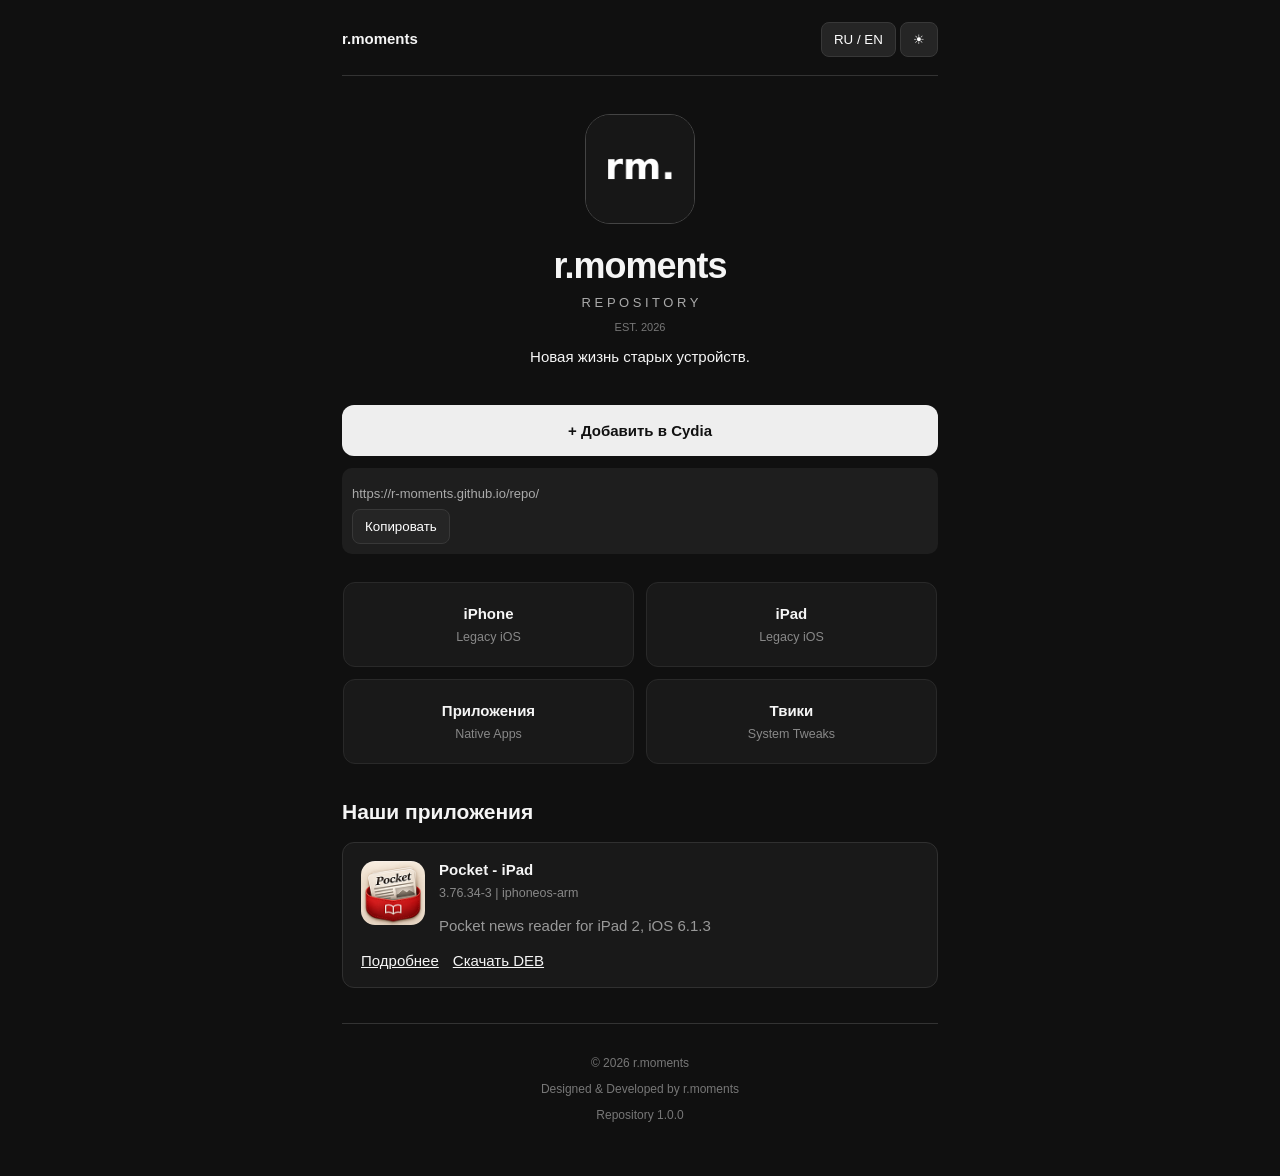
<file: index.html>
<!DOCTYPE html>
<html lang="ru">
<head>
<meta charset="UTF-8">
<meta name="viewport" content="width=device-width, initial-scale=1">
<meta name="author" content="r.moments">
<meta name="description" content="Legacy iOS Applications and Tweaks">
<title>r.moments Repository</title>
<link rel="icon" href="CydiaIcon.png">
<link rel="stylesheet" href="style.css">
</head>
<body>
<div class="container">

<div class="toolbar">
<strong>r.moments</strong>
<div class="controls">
<button onclick="toggleLanguage()">RU / EN</button>
<button onclick="toggleTheme()" id="theme">☀</button>
</div>
</div>

<div class="hero">
<img class="logo" src="Logo.png" alt="r.moments">
<h1>r.moments</h1>
<div class="subtitle">R E P O S I T O R Y</div>
<p class="muted">EST. 2026</p>
<p data-ru="Новая жизнь старых устройств."
data-en="New life for old devices.">
Новая жизнь старых устройств.</p>
</div>

<a class="primary"
href="cydia://url/https://cydia.saurik.com/api/share#?source=https://r-moments.github.io/repo/"
data-ru="+ Добавить в Cydia"
data-en="+ Add to Cydia">+ Добавить в Cydia</a>

<div class="address">
<input id="repoURL" readonly
value="https://r-moments.github.io/repo/">
<button onclick="copyURL()"
data-ru="Копировать"
data-en="Copy">Копировать</button>
</div>

<div class="features">
<div><strong>iPhone</strong><small>Legacy iOS</small></div>
<div><strong>iPad</strong><small>Legacy iOS</small></div>
<div><strong data-ru="Приложения" data-en="Apps">Приложения</strong><small>Native Apps</small></div>
<div><strong data-ru="Твики" data-en="Tweaks">Твики</strong><small>System Tweaks</small></div>
</div>

<h2 data-ru="Наши приложения"
data-en="Our applications">Наши приложения</h2>

<div id="packages"></div>

<footer>
<p>© 2026 r.moments</p>
<p>Designed &amp; Developed by r.moments</p>
<p>Repository 1.0.0</p>
</footer>

</div>
<script src="catalog.js"></script>
<script src="catalog-latest.js"></script>
<script src="app.js"></script>


</body>
</html>
</file>
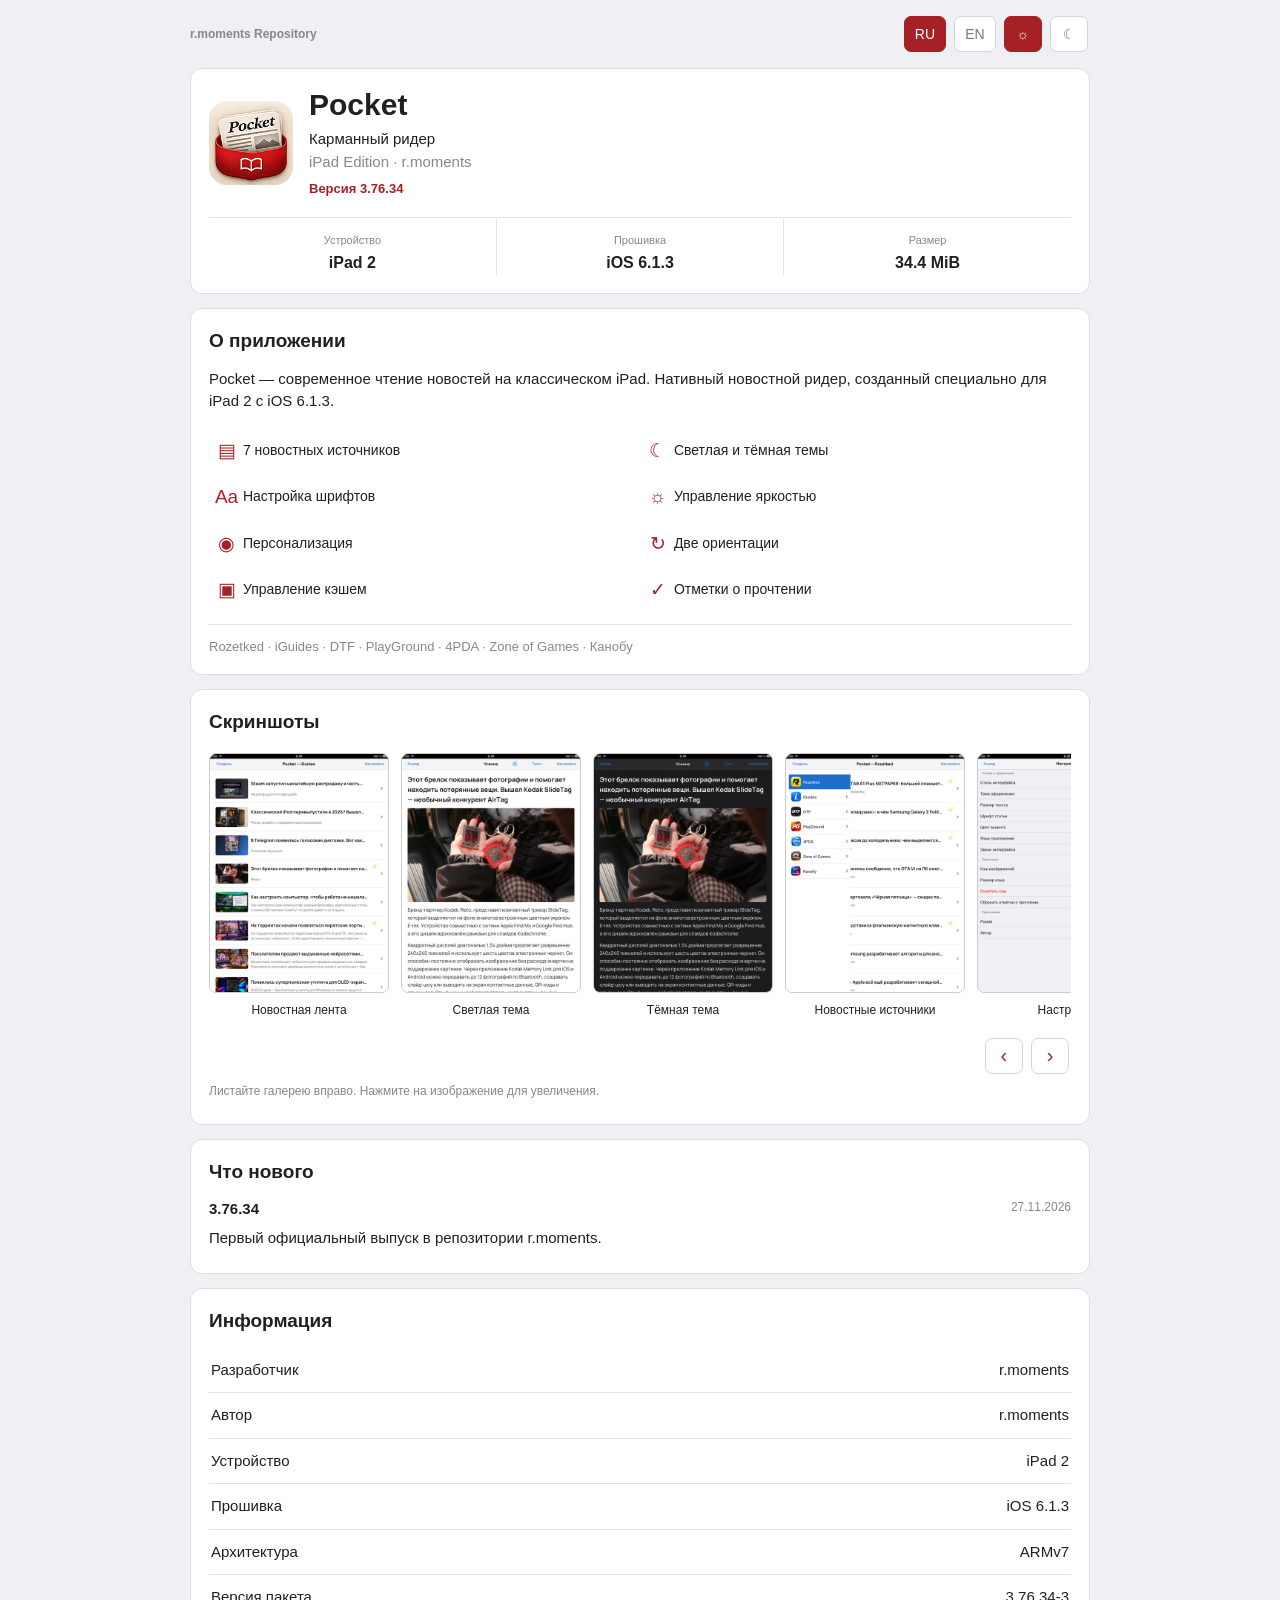
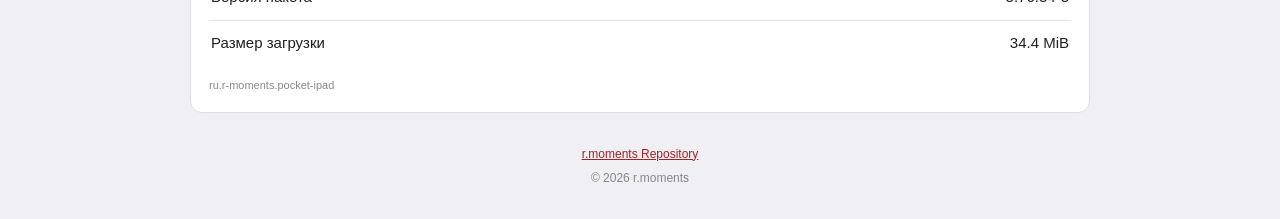
<file: depictions/ru.r-moments.pocket-ipad/index.html>
<!DOCTYPE html>
<html lang="ru">
<head>
<meta charset="UTF-8">
<meta name="viewport" content="width=device-width, initial-scale=1.0">
<title>Pocket - iPad | r.moments</title>

<style>
* {
 -webkit-box-sizing:border-box;
 box-sizing:border-box;
}
body {
 margin:0;
 padding:14px;
 background:#efeff4;
 color:#202020;
 font-family:Helvetica,Arial,sans-serif;
 font-size:15px;
 line-height:1.5;
}
main {
 display:block;
 max-width:900px;
 margin:0 auto;
}
.panel {
 background:#fff;
 border:1px solid #dedee2;
 border-radius:12px;
 padding:18px;
 margin-bottom:14px;
}
.toolbar {
 display:table;
 width:100%;
 margin-bottom:14px;
}
.brand {
 display:table-cell;
 vertical-align:middle;
 font-size:12px;
 font-weight:bold;
 color:#888;
}
.controls {
 display:table-cell;
 vertical-align:middle;
 text-align:right;
 white-space:nowrap;
}
button {
 font-family:Helvetica,Arial,sans-serif;
 font-size:14px;
 color:#777;
 background:#fff;
 border:1px solid #d5d5d5;
 border-radius:7px;
 min-width:38px;
 height:36px;
 margin:2px;
 padding:0 10px;
 cursor:pointer;
}
button.active {
 color:#fff;
 background:#a52125;
 border-color:#a52125;
}
.hero-table {
 display:table;
 width:100%;
}
.hero-icon {
 display:table-cell;
 width:100px;
 vertical-align:middle;
}
.hero-icon img {
 width:84px;
 height:84px;
 border-radius:18px;
 display:block;
}
.hero-info {
 display:table-cell;
 vertical-align:middle;
}
h1 {
 font-size:30px;
 line-height:1.2;
 margin:0 0 5px;
}
h2 {
 font-size:19px;
 margin:0 0 12px;
}
p {
 margin:6px 0;
}
.muted {
 color:#888;
}
.accent {
 color:#a52125;
}
.version {
 color:#a52125;
 font-size:13px;
 font-weight:bold;
 margin-top:6px;
}
.metrics {
 width:100%;
 table-layout:fixed;
 border-collapse:collapse;
 margin-top:18px;
 border-top:1px solid #e3e3e3;
}
.metrics td {
 text-align:center;
 padding:14px 3px 0;
 vertical-align:top;
}
.metrics td+td {
 border-left:1px solid #e3e3e3;
}
.metric-label {
 color:#888;
 font-size:11px;
}
.metric-value {
 font-size:16px;
 font-weight:bold;
 margin-top:3px;
}
.features {
 margin-top:15px;
 font-size:0;
}
.feature {
 display:inline-block;
 width:50%;
 padding:9px 5px;
 vertical-align:top;
 font-size:14px;
}
.feature-icon {
 display:inline-block;
 width:25px;
 color:#a52125;
 font-size:19px;
 text-align:center;
 vertical-align:middle;
}
.sources {
 border-top:1px solid #e3e3e3;
 padding-top:12px;
 margin-top:10px;
 font-size:13px;
}
.gallery {
 overflow-x:auto;
 overflow-y:hidden;
 white-space:nowrap;
 -webkit-overflow-scrolling:touch;
 padding:4px 0 12px;
}
.shot {
 display:inline-block;
 vertical-align:top;
 text-decoration:none;
 color:inherit;
 margin-right:12px;
 width:180px;
 white-space:normal;
}
.shot.wide {
 width:320px;
}
.shot img {
 display:block;
 width:100%;
 height:240px;
 border:1px solid #ccc;
 border-radius:7px;
}
.shot .caption {
 display:block;
 font-size:12px;
 text-align:center;
 padding-top:8px;
}
.gallery-buttons {
 text-align:right;
 margin-top:5px;
}
.gallery-buttons button {
 color:#a52125;
 font-size:20px;
}
.info {
 width:100%;
 border-collapse:collapse;
}
.info td {
 padding:11px 2px;
 border-bottom:1px solid #e3e3e3;
}
.info td:last-child {
 text-align:right;
}
.info tr:last-child td {
 border-bottom:0;
}
.release-date {
 float:right;
 color:#888;
 font-size:12px;
}
.package-id {
 font-size:11px;
 color:#888;
 word-wrap:break-word;
 margin-top:12px;
}
footer {
 text-align:center;
 padding:12px;
 color:#888;
 font-size:12px;
}
a {
 color:#a52125;
}
.en {
 display:none !important;
}
body.english .ru {
 display:none !important;
}
body.english .en {
 display:block !important;
}
body.english span.en {
 display:inline !important;
}
body.dark {
 background:#151515;
 color:#eee;
}
body.dark .panel {
 background:#242424;
 border-color:#393939;
}
body.dark button {
 background:#303030;
 color:#ccc;
 border-color:#444;
}
body.dark button.active {
 background:#a52125;
 color:#fff;
 border-color:#a52125;
}
body.dark .muted,
body.dark .metric-label {
 color:#aaa;
}
body.dark .metrics,
body.dark .metrics td,
body.dark .info td,
body.dark .sources {
 border-color:#404040;
}
body.dark .accent,
body.dark .version,
body.dark .feature-icon,
body.dark a {
 color:#ef777b;
}
body.dark .shot {
 color:#eee;
}
body.dark .shot img {
 border-color:#555;
}
@media(max-width:500px) {
 body {padding:9px}
 .panel {padding:14px}
 .brand {font-size:10px}
 .hero-icon {width:83px}
 .hero-icon img {width:70px;height:70px}
 h1 {font-size:26px}
 .feature {font-size:12px}
 .metric-value {font-size:14px}
 .shot {width:150px}
 .shot.wide {width:267px}
 .shot img {height:200px}
}
</style>
</head>

<body>
<main>

<div class="toolbar">
 <div class="brand">r.moments Repository</div>
 <div class="controls">
  <button id="ru-button" onclick="language('ru')">RU</button>
  <button id="en-button" onclick="language('en')">EN</button>
  <button id="light-button" onclick="theme(false)" title="Light">&#9788;</button>
  <button id="dark-button" onclick="theme(true)" title="Dark">&#9790;</button>
 </div>
</div>

<div class="panel">
 <div class="hero-table">
  <div class="hero-icon">
   <img src="Icon.png" alt="Pocket">
  </div>
  <div class="hero-info">
   <h1>Pocket</h1>
   <div class="ru">Карманный ридер</div>
   <div class="en">Your pocket news reader</div>
   <div class="muted">iPad Edition &middot; r.moments</div>
   <div class="version">
    <span class="ru">Версия</span>
    <span class="en">Version</span>
    <span id="app-version">3.76.34</span>
   </div>
  </div>
 </div>

 <table class="metrics">
 <tr>
  <td>
   <div class="metric-label ru">Устройство</div>
   <div class="metric-label en">Device</div>
   <div class="metric-value">iPad 2</div>
  </td>
  <td>
   <div class="metric-label ru">Прошивка</div>
   <div class="metric-label en">Firmware</div>
   <div class="metric-value">iOS 6.1.3</div>
  </td>
  <td>
   <div class="metric-label ru">Размер</div>
   <div class="metric-label en">Size</div>
   <div class="metric-value" id="hero-size">34.4 MiB</div>
  </td>
 </tr>
 </table>
</div>

<div class="panel">
 <h2 class="ru">О приложении</h2>
 <h2 class="en">About</h2>

 <p class="ru">
 Pocket — современное чтение новостей на классическом iPad.
 Нативный новостной ридер, созданный специально для iPad 2
 с iOS 6.1.3.
 </p>
 <p class="en">
 Pocket brings a modern news reading experience
 to the classic iPad 2 running iOS 6.1.3.
 </p>

 <div class="features">
  <div class="feature">
   <span class="feature-icon">&#9636;</span>
   <span class="ru">7 новостных источников</span>
   <span class="en">7 news sources</span>
  </div>
  <div class="feature">
   <span class="feature-icon">&#9790;</span>
   <span class="ru">Светлая и тёмная темы</span>
   <span class="en">Light and dark themes</span>
  </div>
  <div class="feature">
   <span class="feature-icon">Aa</span>
   <span class="ru">Настройка шрифтов</span>
   <span class="en">Custom fonts</span>
  </div>
  <div class="feature">
   <span class="feature-icon">&#9788;</span>
   <span class="ru">Управление яркостью</span>
   <span class="en">Brightness control</span>
  </div>
  <div class="feature">
   <span class="feature-icon">&#9673;</span>
   <span class="ru">Персонализация</span>
   <span class="en">Personalization</span>
  </div>
  <div class="feature">
   <span class="feature-icon">&#8635;</span>
   <span class="ru">Две ориентации</span>
   <span class="en">Two orientations</span>
  </div>
  <div class="feature">
   <span class="feature-icon">&#9635;</span>
   <span class="ru">Управление кэшем</span>
   <span class="en">Cache management</span>
  </div>
  <div class="feature">
   <span class="feature-icon">&#10003;</span>
   <span class="ru">Отметки о прочтении</span>
   <span class="en">Read indicators</span>
  </div>
 </div>

 <div class="sources muted">
 Rozetked &middot; iGuides &middot; DTF &middot;
 PlayGround &middot; 4PDA &middot;
 Zone of Games &middot; Канобу
 </div>
</div>

<div class="panel">
 <h2 class="ru">Скриншоты</h2>
 <h2 class="en">Screenshots</h2>

 <div class="gallery" id="gallery"></div>

 <div class="gallery-buttons">
  <button onclick="scrollGallery(-1)">&#8249;</button>
  <button onclick="scrollGallery(1)">&#8250;</button>
 </div>

 <p class="muted ru" style="font-size:12px">
 Листайте галерею вправо. Нажмите на изображение для увеличения.
 </p>
 <p class="muted en" style="font-size:12px">
 Swipe to browse. Tap an image to enlarge it.
 </p>
</div>

<div class="panel">
 <h2 class="ru">Что нового</h2>
 <h2 class="en">What's new</h2>

 <span class="release-date">27.11.2026</span>
 <strong>3.76.34</strong>

 <p class="ru">
 Первый официальный выпуск в репозитории r.moments.
 </p>
 <p class="en">
 Initial release in the r.moments repository.
 </p>
</div>

<div class="panel">
 <h2 class="ru">Информация</h2>
 <h2 class="en">Information</h2>

 <table class="info">
 <tr>
  <td>
   <span class="ru">Разработчик</span>
   <span class="en">Developer</span>
  </td>
  <td>r.moments</td>
 </tr>
 <tr>
  <td>
   <span class="ru">Автор</span>
   <span class="en">Author</span>
  </td>
  <td>r.moments</td>
 </tr>
 <tr>
  <td>
   <span class="ru">Устройство</span>
   <span class="en">Device</span>
  </td>
  <td>iPad 2</td>
 </tr>
 <tr>
  <td>
   <span class="ru">Прошивка</span>
   <span class="en">Firmware</span>
  </td>
  <td>iOS 6.1.3</td>
 </tr>
 <tr>
  <td>
   <span class="ru">Архитектура</span>
   <span class="en">Architecture</span>
  </td>
  <td>ARMv7</td>
 </tr>
 <tr>
  <td>
   <span class="ru">Версия пакета</span>
   <span class="en">Package version</span>
  </td>
  <td id="package-version">3.76.34-3</td>
 </tr>
 <tr>
  <td>
   <span class="ru">Размер загрузки</span>
   <span class="en">Download size</span>
  </td>
  <td id="package-size">34.4 MiB</td>
 </tr>
 </table>

 <div class="package-id">ru.r-moments.pocket-ipad</div>
</div>

<footer>
 <p><a href="../../">r.moments Repository</a></p>
 <p>&copy; 2026 r.moments</p>
</footer>

</main>

<script src="../../catalog.js"></script>

<script>
var lang='ru';
var dark=false;

function refresh() {
 document.body.className=
  (lang==='en'?'english':'')+
  (dark?' dark':'');

 document.documentElement.lang=lang;

 document.getElementById('ru-button').className=
  lang==='ru'?'active':'';

 document.getElementById('en-button').className=
  lang==='en'?'active':'';

 document.getElementById('light-button').className=
  dark?'':'active';

 document.getElementById('dark-button').className=
  dark?'active':'';

 try {
  localStorage.setItem('pocket-page-lang',lang);
  localStorage.setItem('pocket-page-dark',dark?'1':'0');
 } catch(e) {}
}

function language(value) {
 lang=value;
 refresh();
}

function theme(value) {
 dark=value;
 refresh();
}

function scrollGallery(direction) {
 var gallery=document.getElementById('gallery');
 gallery.scrollLeft+=direction*220;
}

try {
 lang=localStorage.getItem('pocket-page-lang')||'ru';
 dark=localStorage.getItem('pocket-page-dark')==='1';
} catch(e) {}

if(lang!=='ru' && lang!=='en') {
 lang='ru';
}

var images=[
 ['06','Новостная лента','News feed',false],
 ['05','Светлая тема','Light theme',false],
 ['04','Тёмная тема','Dark theme',false],
 ['07','Новостные источники','News sources',false],
 ['03','Настройки','Settings',false],
 ['02','Альбомная лента','Landscape feed',true],
 ['01','Альбомное чтение','Landscape reading',true]
];

var base='../../screenshots/ru.r-moments.pocket-ipad/';
var html='';

for(var i=0;i<images.length;i++) {
 var item=images[i];
 var path=base+'Pocket-iPad-'+item[0];

 html+='<a class="shot'+(item[3]?' wide':'')+
 '" href="'+path+'.jpg">'+
 '<img src="'+path+'-thumb.jpg" alt="'+item[2]+'">'+
 '<div class="caption ru">'+item[1]+'</div>'+
 '<div class="caption en">'+item[2]+'</div>'+
 '</a>';
}

document.getElementById('gallery').innerHTML=html;

var packages=window.RM_PACKAGES||[];

for(var j=0;j<packages.length;j++) {
 var p=packages[j];

 if(p.Package==='ru.r-moments.pocket-ipad') {
  if(p.Version) {
   document.getElementById('package-version').innerHTML=p.Version;
   document.getElementById('app-version').innerHTML=
    String(p.Version).split('-')[0];
  }

  if(p.Size && !isNaN(Number(p.Size))) {
   var size=(Number(p.Size)/1048576).toFixed(1)+' MiB';
   document.getElementById('package-size').innerHTML=size;
   document.getElementById('hero-size').innerHTML=size;
  }
  break;
 }
}

refresh();
</script>
</body>
</html>
</file>
<file: style.css>
*{box-sizing:border-box}
body{
margin:0;
background:#101010;
color:#f5f5f5;
font-family:-apple-system,Helvetica,Arial,sans-serif;
font-size:15px;
}
.container{max-width:640px;margin:auto;padding:22px}
.toolbar{
overflow:hidden;
padding-bottom:18px;
border-bottom:1px solid #333;
line-height:34px;
}
.controls{float:right}
button{
background:#252525;
color:#fff;
border:1px solid #383838;
border-radius:8px;
padding:9px 12px;
cursor:pointer;
}
.hero{text-align:center;padding:38px 0 25px}
.logo{
width:110px;height:110px;
border-radius:25px;
border:1px solid #444;
}
h1{font-size:36px;margin:18px 0 8px;letter-spacing:-1px}
h2{font-size:21px;margin-top:30px}
.subtitle{font-size:13px;color:#aaa}
.muted{color:#777;font-size:11px}
.primary{
display:block;
text-align:center;
background:#eee;
color:#111;
padding:17px;
border-radius:12px;
font-weight:bold;
text-decoration:none;
}
.address{
margin-top:12px;
padding:10px;
background:#1e1e1e;
border-radius:10px;
overflow:hidden;
}
.address input{
width:100%;
background:transparent;
color:#aaa;
border:0;
font-size:13px;
padding:8px 0;
}
.features{overflow:hidden;margin:22px -5px}
.features div{
float:left;
width:48%;
margin:1%;
padding:22px 10px;
text-align:center;
background:#191919;
border:1px solid #292929;
border-radius:12px;
}
small{display:block;color:#888;margin-top:8px}
.package{
background:#191919;
border:1px solid #303030;
border-radius:12px;
padding:18px;
margin-bottom:10px;
}
.package a{color:inherit}
.package p{color:#999;line-height:1.5}
footer{
text-align:center;
color:#777;
border-top:1px solid #333;
margin-top:35px;
padding:20px 0;
font-size:12px;
}
body.light{background:#f5f5f5;color:#151515}
.light .features div,.light .package,.light .address{
background:#fff;border-color:#ddd;
}
.light .primary{background:#171717;color:#fff}
.light button{background:#eee;color:#111;border-color:#ddd}
.light .address input{color:#333}
.light .toolbar,.light footer{border-color:#ddd}

/* SMART CATALOG 1.1.2 */

.rm-package-icon {
    float: left;
    width: 64px;
    height: 64px;
    margin: 0 14px 12px 0;
    border-radius: 14px;
}

.package {
    overflow: hidden;
}

.package .rm-details {
    display: inline-block;
    margin-right: 14px;
}

.package small {
    display: block;
}
</file>
